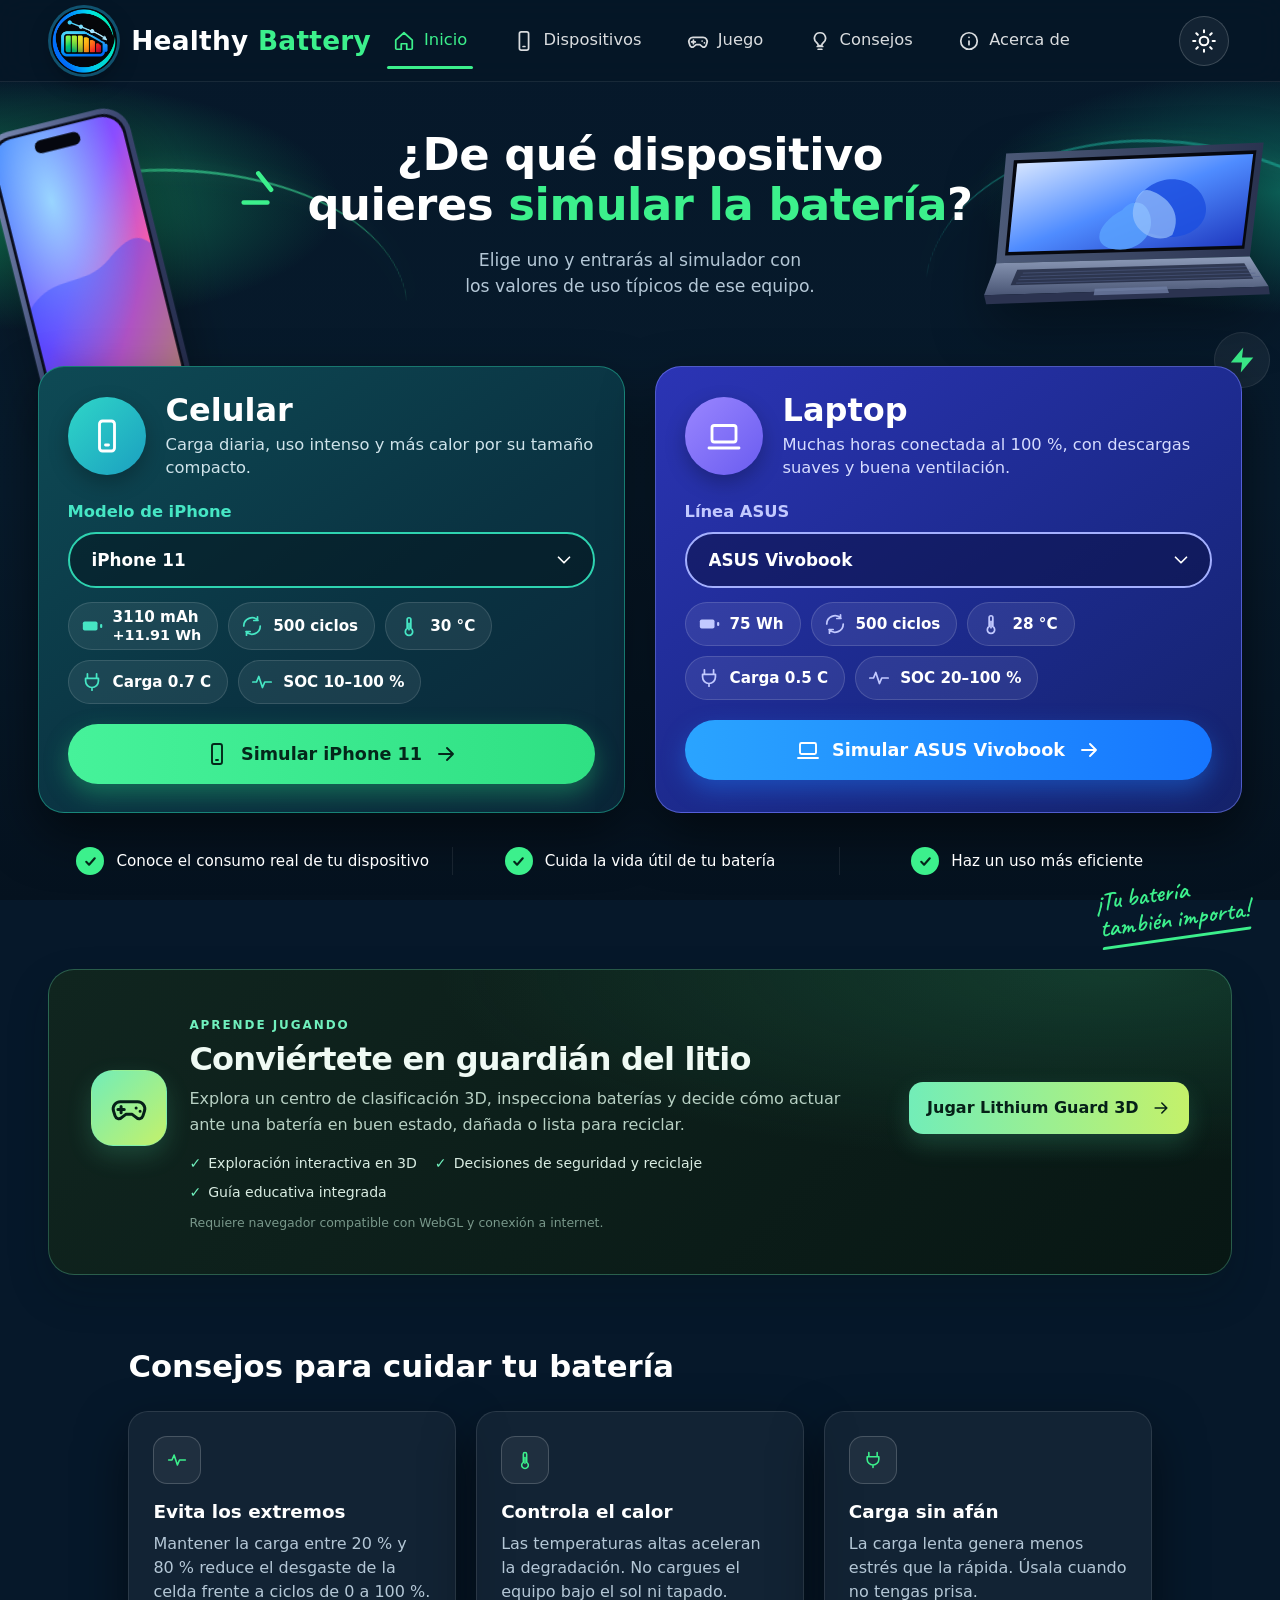
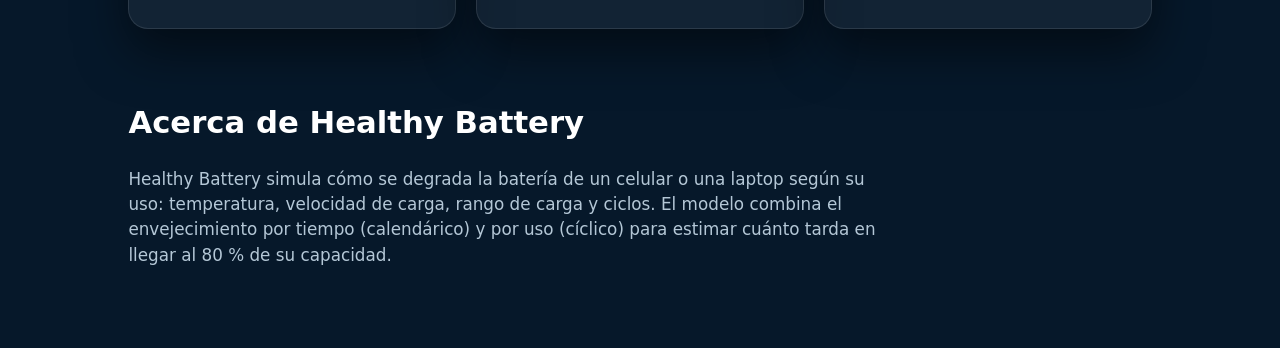
<file: index.html>
<!doctype html>
<html lang="es">
<head>
  <meta charset="utf-8">
  <meta name="viewport" content="width=device-width, initial-scale=1">
  <title>Healthy Battery - Cuida tu batería</title>
  <link rel="icon" type="image/png" href="img/favicon.png">
  <!-- Tipografía manuscrita del lema (si no hay internet se usa una cursiva del sistema) -->
  <link rel="preconnect" href="https://fonts.googleapis.com">
  <link rel="preconnect" href="https://fonts.gstatic.com" crossorigin>
  <link href="https://fonts.googleapis.com/css2?family=Caveat:wght@600&display=swap" rel="stylesheet">
  <!-- theme.js va primero: aplica el tema guardado antes de pintar y evita el parpadeo -->
  <script src="js/theme.js"></script>
  <link rel="stylesheet" href="css/home.css">
</head>
<body>
  <!-- Íconos reutilizables: <svg class="ic"><use href="#i-nombre"/></svg> -->
  <svg width="0" height="0" style="position:absolute" aria-hidden="true">
    <symbol id="i-bolt" viewBox="0 0 24 24"><path d="M13 2 3 14h9l-1 8 10-12h-9z"/></symbol>
    <symbol id="i-phone" viewBox="0 0 24 24"><rect x="7" y="2" width="10" height="20" rx="2"/><path d="M11 18h2"/></symbol>
    <symbol id="i-laptop" viewBox="0 0 24 24"><rect x="4" y="5" width="16" height="11" rx="1.5"/><path d="M2 20h20"/></symbol>
    <symbol id="i-arrow" viewBox="0 0 24 24"><path d="M5 12h14M13 6l6 6-6 6"/></symbol>
    <symbol id="i-moon" viewBox="0 0 24 24"><path d="M21 12.8A9 9 0 1 1 11.2 3a7 7 0 0 0 9.8 9.8z"/></symbol>
    <symbol id="i-sun" viewBox="0 0 24 24"><circle cx="12" cy="12" r="4"/><path d="M12 2v2M12 20v2M4.9 4.9l1.4 1.4M17.7 17.7l1.4 1.4M2 12h2M20 12h2M4.9 19.1l1.4-1.4M17.7 6.3l1.4-1.4"/></symbol>
    <symbol id="i-home" viewBox="0 0 24 24"><path d="m3 11 9-8 9 8v9a1 1 0 0 1-1 1h-5v-6H9v6H4a1 1 0 0 1-1-1z"/></symbol>
    <symbol id="i-bulb" viewBox="0 0 24 24"><path d="M9 18h6M10 21h4M12 3a6 6 0 0 0-3.5 10.9c.9.7 1.5 1.6 1.5 2.6V17h4v-.5c0-1 .6-1.9 1.5-2.6A6 6 0 0 0 12 3z"/></symbol>
    <symbol id="i-info" viewBox="0 0 24 24"><circle cx="12" cy="12" r="9"/><path d="M12 16v-4M12 8h.01"/></symbol>
    <symbol id="i-battery" viewBox="0 0 24 24"><rect x="2" y="7" width="16" height="10" rx="2" fill="currentColor" stroke="none"/><path d="M22 11v2" stroke-width="2.4"/></symbol>
    <symbol id="i-cycle" viewBox="0 0 24 24"><path d="M21 12a9 9 0 0 1-15.5 6.2M3 12a9 9 0 0 1 15.5-6.2M18 2v4h-4M6 22v-4h4"/></symbol>
    <symbol id="i-thermo" viewBox="0 0 24 24"><path d="M14 14.8V5a2 2 0 0 0-4 0v9.8a4 4 0 1 0 4 0z"/><path d="M12 9v7"/></symbol>
    <symbol id="i-plug" viewBox="0 0 24 24"><path d="M7 3v5M17 3v5M5 8h14v3a7 7 0 0 1-14 0zM12 18v3"/></symbol>
    <symbol id="i-pulse" viewBox="0 0 24 24"><path d="M2 12h4l2.5-6 4 12 2.5-6H22"/></symbol>
    <symbol id="i-check" viewBox="0 0 24 24"><path d="m6 12.5 4 4 8-9"/></symbol>
    <symbol id="i-chev" viewBox="0 0 24 24"><path d="m6 9 6 6 6-6"/></symbol>
    <symbol id="i-game" viewBox="0 0 24 24"><path d="M6.5 8h11a4.5 4.5 0 0 1 4.3 5.8l-1 3.2a2.5 2.5 0 0 1-4.1 1.1L14 16h-4l-2.7 2.1a2.5 2.5 0 0 1-4.1-1.1l-1-3.2A4.5 4.5 0 0 1 6.5 8Z"/><path d="M7 11v4M5 13h4M16.5 12h.01M19 14h.01"/></symbol>
  </svg>

  <!-- ============ ENCABEZADO ============ -->
  <header class="topbar">
    <a class="brand" href="#inicio" aria-label="Healthy Battery, ir al inicio">
      <img class="logo" src="img/logo.png" alt="">
      <span>Healthy <b>Battery</b></span>
    </a>

    <nav class="nav" aria-label="Principal">
      <a href="#inicio" class="active"><svg class="ic"><use href="#i-home"/></svg>Inicio</a>
      <a href="#dispositivos"><svg class="ic"><use href="#i-phone"/></svg>Dispositivos</a>
      <a href="#juego"><svg class="ic"><use href="#i-game"/></svg>Juego</a>
      <a href="#consejos"><svg class="ic"><use href="#i-bulb"/></svg>Consejos</a>
      <a href="#acerca"><svg class="ic"><use href="#i-info"/></svg>Acerca de</a>
    </nav>

    <button id="themeBtn" class="theme-btn" type="button" aria-label="Cambiar a modo claro">
      <svg class="ic"><use href="#i-sun"/></svg>
    </button>
  </header>

  <main>
    <!-- ============ HÉROE ============ -->
    <section class="hero" id="inicio">
      <span class="bg-wave bg-wave-l" aria-hidden="true"></span>
      <span class="bg-wave bg-wave-r" aria-hidden="true"></span>

      <!-- Adornos -->
      <span class="bolt-badge bolt-l" aria-hidden="true"><svg class="ic"><use href="#i-bolt"/></svg></span>
      <span class="bolt-badge bolt-r" aria-hidden="true"><svg class="ic"><use href="#i-bolt"/></svg></span>
      <svg class="spark spark-l" viewBox="0 0 70 60" aria-hidden="true"><path d="M4 40h26M20 8l14 18"/></svg>
      <svg class="spark spark-r" viewBox="0 0 70 60" aria-hidden="true"><path d="M66 40H40M50 8 36 26"/></svg>

      <!-- Celular (ilustración propia). Para usar una foto: reemplaza el <svg> por <img src="img/home/celular.png" alt=""> -->
      <svg class="art art-phone" viewBox="0 0 220 420" aria-hidden="true">
        <defs>
          <linearGradient id="pBody" x1="0" y1="0" x2="1" y2="1"><stop offset="0" stop-color="#7f8fb8"/><stop offset=".5" stop-color="#3b4670"/><stop offset="1" stop-color="#232a48"/></linearGradient>
          <linearGradient id="pScr" x1=".1" y1="0" x2=".9" y2="1"><stop offset="0" stop-color="#2d6bff"/><stop offset=".45" stop-color="#8a4dff"/><stop offset=".75" stop-color="#ff5fa2"/><stop offset="1" stop-color="#ff9a3c"/></linearGradient>
          <radialGradient id="pGlow" cx=".35" cy=".25" r=".6"><stop offset="0" stop-color="#9fe3ff" stop-opacity=".9"/><stop offset="1" stop-color="#9fe3ff" stop-opacity="0"/></radialGradient>
        </defs>
        <rect x="8" y="6" width="204" height="408" rx="38" fill="url(#pBody)"/>
        <rect x="15" y="13" width="190" height="394" rx="32" fill="#0a0e1c"/>
        <rect x="19" y="17" width="182" height="386" rx="29" fill="url(#pScr)"/>
        <rect x="19" y="17" width="182" height="386" rx="29" fill="url(#pGlow)"/>
        <path d="M19 250c40-40 80-10 120-40s50-20 62-8v201a29 29 0 0 1-29 29H48a29 29 0 0 1-29-29z" fill="#1b3cff" opacity=".35"/>
        <rect x="78" y="28" width="64" height="18" rx="9" fill="#05070f"/>
      </svg>

      <!-- Laptop (ilustración propia). Para usar una foto: reemplaza el <svg> por <img src="img/home/laptop.png" alt=""> -->
      <svg class="art art-laptop" viewBox="0 0 520 330" aria-hidden="true">
        <defs>
          <linearGradient id="lScr" x1="0" y1="0" x2="1" y2="1"><stop offset="0" stop-color="#e8f1ff"/><stop offset=".5" stop-color="#4f8cff"/><stop offset="1" stop-color="#1a2fb8"/></linearGradient>
          <linearGradient id="lLid" x1="0" y1="0" x2="1" y2="0"><stop offset="0" stop-color="#4c5a78"/><stop offset="1" stop-color="#2a3350"/></linearGradient>
          <linearGradient id="lBase" x1="0" y1="0" x2="0" y2="1"><stop offset="0" stop-color="#8d9bb8"/><stop offset="1" stop-color="#4a5675"/></linearGradient>
        </defs>
        <polygon points="40,28 505,8 480,214 22,226" fill="url(#lLid)"/>
        <polygon points="54,40 492,22 470,200 38,212" fill="#06080f"/>
        <polygon points="60,46 486,29 466,194 44,206" fill="url(#lScr)"/>
        <g opacity=".85">
          <path d="M270 120c40-70 120-50 130 0 8 40-40 70-90 55-50-15-70 40-30 8z" fill="#1d4fe0"/>
          <path d="M250 130c-40 20-60 60-20 70 40 10 80-20 70-60-10-35-40-25-50-10z" fill="#5aa2ff"/>
          <path d="M300 95c30 10 60 40 40 80-30 20-80-10-70-50 5-20 15-35 30-30z" fill="#a9d1ff" opacity=".7"/>
        </g>
        <polygon points="22,226 480,214 514,268 0,284" fill="url(#lBase)"/>
        <polygon points="0,284 514,268 516,282 4,300" fill="#2b3350"/>
        <g fill="#232b44" opacity=".85">
          <polygon points="60,238 470,226 486,254 48,266"/>
        </g>
        <g stroke="#52608a" stroke-width="1.4" opacity=".7">
          <path d="M70 244l404-12M66 250l416-12M62 256l428-12M58 262l440-12"/>
        </g>
        <polygon points="200,272 330,268 334,280 198,284" fill="#6f7ea3" opacity=".8"/>
      </svg>

      <div class="hero-text">
        <h1>¿De qué dispositivo<br>quieres <em>simular la batería</em>?</h1>
        <p>Elige uno y entrarás al simulador con<br>los valores de uso típicos de ese equipo.</p>
      </div>
    </section>

    <!-- ============ TARJETAS DE DISPOSITIVO ============ -->
    <section class="home" id="dispositivos" aria-label="Dispositivos">
      <div id="cards" class="cards"></div>

      <ul class="perks">
        <li><span class="tick"><svg class="ic"><use href="#i-check"/></svg></span>Conoce el consumo real de tu dispositivo</li>
        <li><span class="tick"><svg class="ic"><use href="#i-check"/></svg></span>Cuida la vida útil de tu batería</li>
        <li><span class="tick"><svg class="ic"><use href="#i-check"/></svg></span>Haz un uso más eficiente</li>
      </ul>

      <span class="slogan">¡Tu batería<br>también importa!</span>
    </section>

    <!-- ============ JUEGO EDUCATIVO ============ -->
    <section class="game-section" id="juego" aria-labelledby="t-juego">
      <div class="game-promo">
        <div class="game-promo-icon" aria-hidden="true"><svg class="ic"><use href="#i-game"/></svg></div>
        <div class="game-promo-copy">
          <span class="game-eyebrow">APRENDE JUGANDO</span>
          <h2 id="t-juego">Conviértete en guardián del litio</h2>
          <p>Explora un centro de clasificación 3D, inspecciona baterías y decide cómo actuar ante una batería en buen estado, dañada o lista para reciclar.</p>
          <ul class="game-points">
            <li>Exploración interactiva en 3D</li>
            <li>Decisiones de seguridad y reciclaje</li>
            <li>Guía educativa integrada</li>
          </ul>
        </div>
        <a class="game-launch" href="juego/index.html">
          <span>Jugar Lithium Guard 3D</span>
          <svg class="ic"><use href="#i-arrow"/></svg>
        </a>
        <small class="game-requirement">Requiere navegador compatible con WebGL y conexión a internet.</small>
      </div>
    </section>

    <!-- ============ CONSEJOS ============ -->
    <section class="info" id="consejos" aria-labelledby="t-consejos">
      <h2 id="t-consejos">Consejos para cuidar tu batería</h2>
      <div class="tips">
        <article class="tip"><span class="tip-ico"><svg class="ic"><use href="#i-pulse"/></svg></span>
          <h3>Evita los extremos</h3><p>Mantener la carga entre 20 % y 80 % reduce el desgaste de la celda frente a ciclos de 0 a 100 %.</p></article>
        <article class="tip"><span class="tip-ico"><svg class="ic"><use href="#i-thermo"/></svg></span>
          <h3>Controla el calor</h3><p>Las temperaturas altas aceleran la degradación. No cargues el equipo bajo el sol ni tapado.</p></article>
        <article class="tip"><span class="tip-ico"><svg class="ic"><use href="#i-plug"/></svg></span>
          <h3>Carga sin afán</h3><p>La carga lenta genera menos estrés que la rápida. Úsala cuando no tengas prisa.</p></article>
      </div>
    </section>

    <!-- ============ ACERCA DE ============ -->
    <section class="info about" id="acerca" aria-labelledby="t-acerca">
      <h2 id="t-acerca">Acerca de Healthy Battery</h2>
      <p>Healthy Battery simula cómo se degrada la batería de un celular o una laptop según su uso: temperatura, velocidad de carga, rango de carga y ciclos. El modelo combina el envejecimiento por tiempo (calendárico) y por uso (cíclico) para estimar cuánto tarda en llegar al 80 % de su capacidad.</p>
    </section>
  </main>

  <footer class="foot"></footer>

  <script>
    addEventListener('error', function (e) {
      var t = e.target, box = document.getElementById('cards');
      if (!box) return;
      // Ignora recursos externos opcionales (la fuente de Google si no hay internet)
      var ref = t && t.getAttribute && (t.getAttribute('src') || t.getAttribute('href') || '');
      if (/^https?:/.test(ref)) return;
      box.textContent = (t && (t.src || t.href) && t !== window)
        ? 'No se pudo cargar "' + (t.getAttribute('src') || t.getAttribute('href')) + '". Revisa la ruta.'
        : 'Error de JavaScript: ' + e.message;
    }, true);
  </script>
  <script src="js/devices.js"></script>
  <script src="js/home.js"></script>
</body>
</html>
</file>
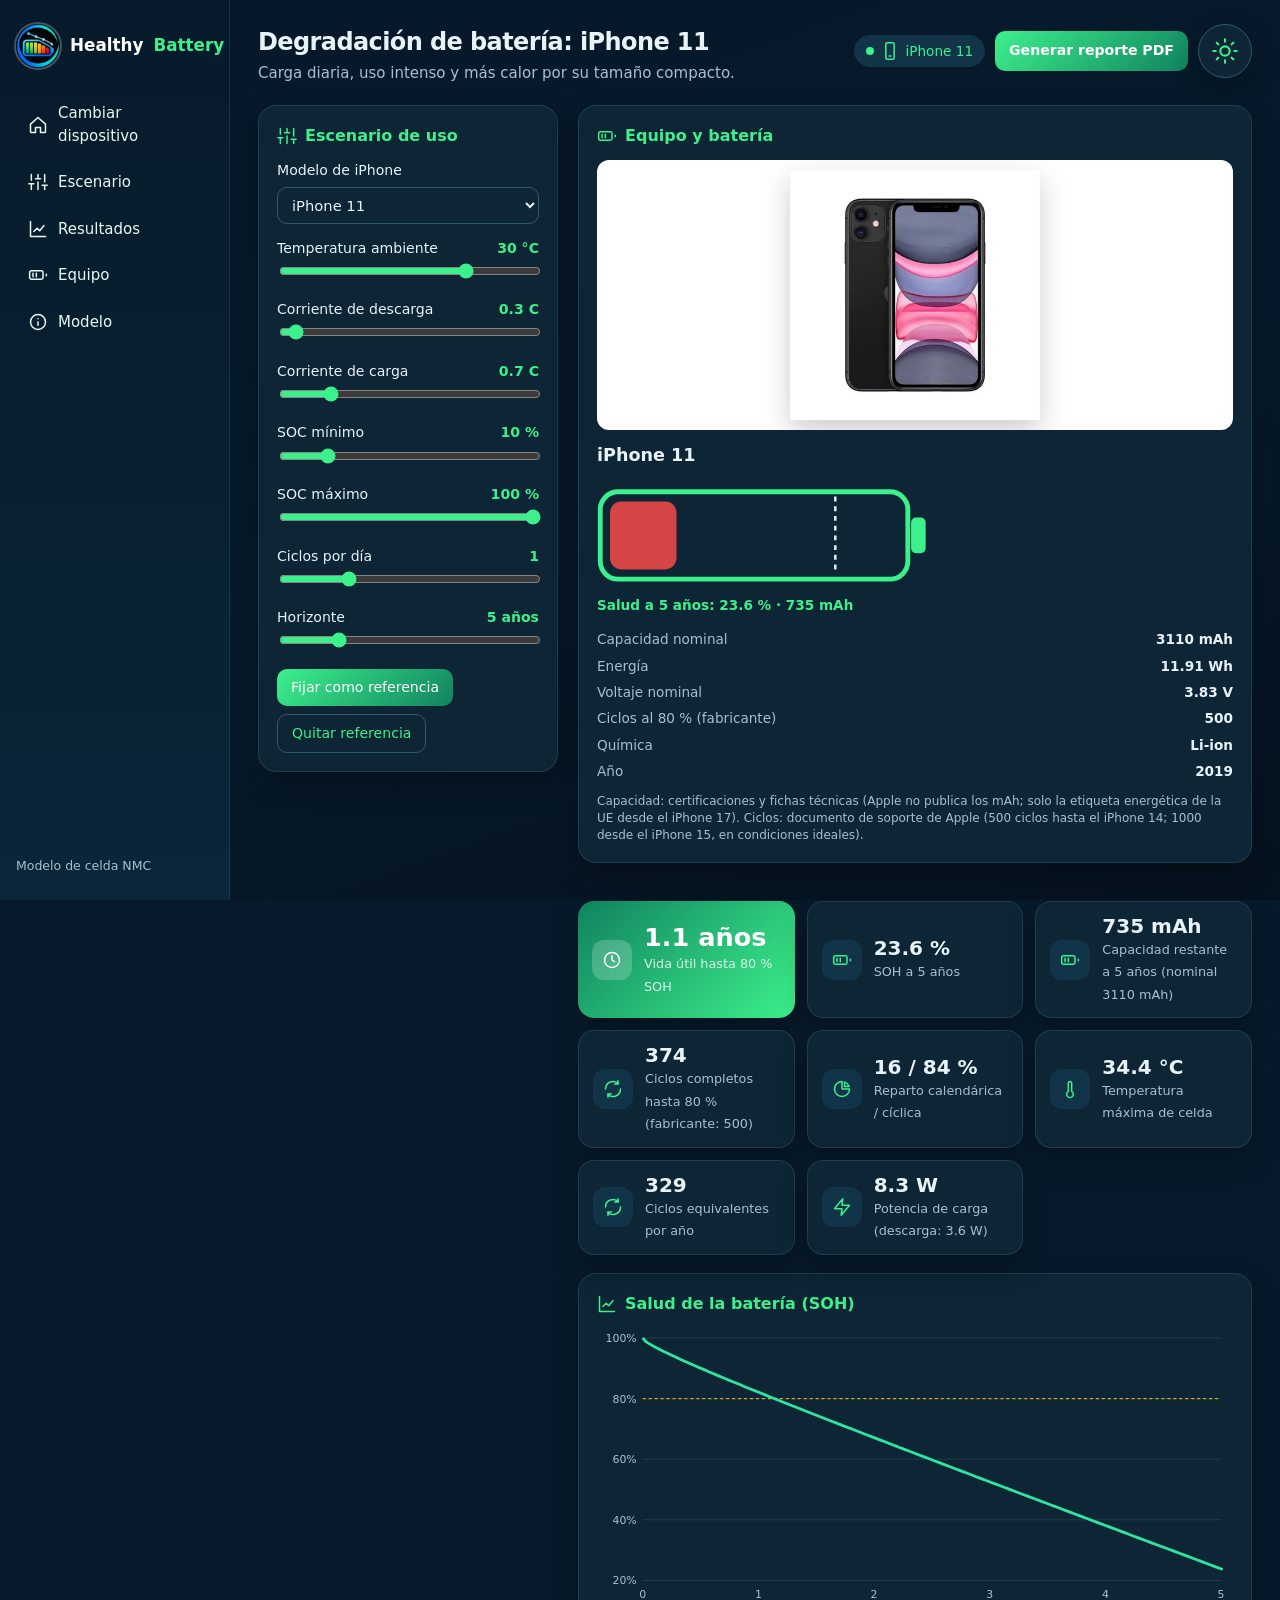
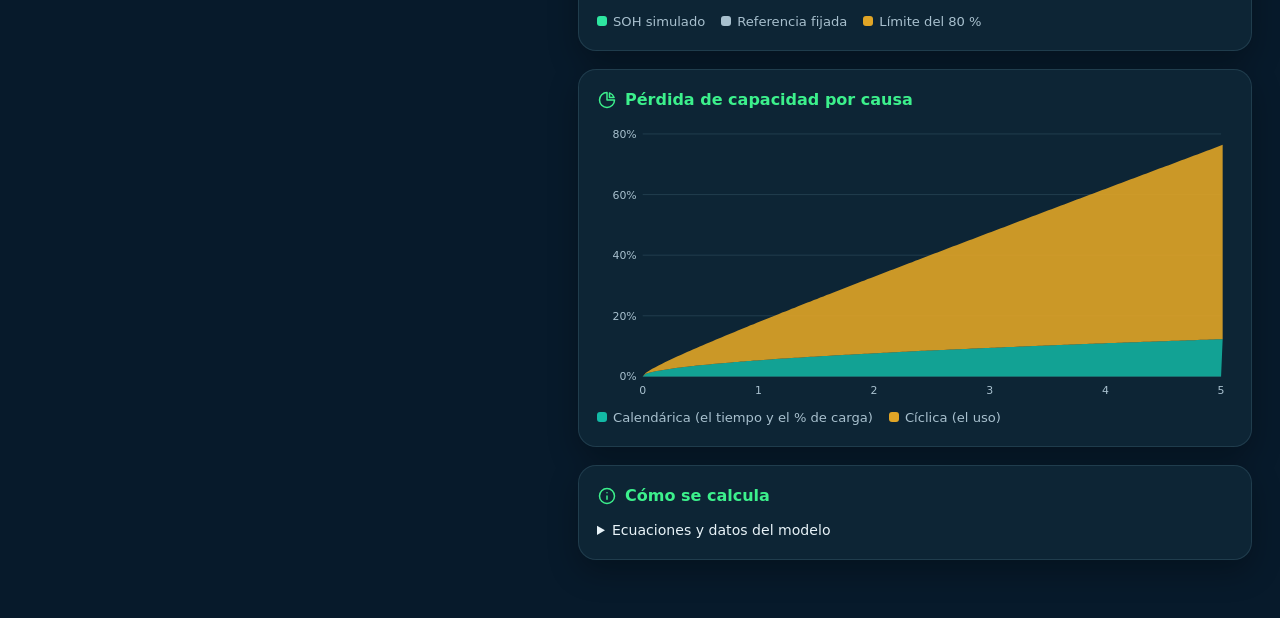
<file: simulador.html>
<!doctype html>
<html lang="es">
<head>
  <meta charset="utf-8">
  <meta name="viewport" content="width=device-width, initial-scale=1">
  <title>Healthy Battery</title>
  <link rel="icon" type="image/png" href="img/favicon.png">
  <script src="js/theme.js"></script>
  <link rel="stylesheet" href="css/styles.css">
</head>
<body>
  <!-- Íconos (SVG) reutilizables con <use href="#i-nombre"> -->
  <svg width="0" height="0" style="position:absolute" aria-hidden="true">
    <symbol id="i-bolt" viewBox="0 0 24 24"><path d="M13 2 3 14h9l-1 8 10-12h-9z"/></symbol>
    <symbol id="i-sliders" viewBox="0 0 24 24"><path d="M4 21v-7M4 10V3M12 21v-9M12 8V3M20 21v-5M20 12V3M1 14h6M9 8h6M17 16h6"/></symbol>
    <symbol id="i-chart" viewBox="0 0 24 24"><path d="M3 3v18h18M7 15l4-4 3 3 5-6"/></symbol>
    <symbol id="i-info" viewBox="0 0 24 24"><circle cx="12" cy="12" r="9"/><path d="M12 16v-4M12 8h.01"/></symbol>
    <symbol id="i-clock" viewBox="0 0 24 24"><circle cx="12" cy="12" r="9"/><path d="M12 7v5l3 2"/></symbol>
    <symbol id="i-battery" viewBox="0 0 24 24"><rect x="2" y="7" width="16" height="10" rx="2"/><path d="M22 11v2M6 10v4M10 10v4"/></symbol>
    <symbol id="i-pie" viewBox="0 0 24 24"><path d="M12 3a9 9 0 1 0 9 9h-9z"/><path d="M15 3.5A9 9 0 0 1 20.5 9H15z"/></symbol>
    <symbol id="i-thermo" viewBox="0 0 24 24"><path d="M14 14.8V5a2 2 0 0 0-4 0v9.8a4 4 0 1 0 4 0z"/></symbol>
    <symbol id="i-cycle" viewBox="0 0 24 24"><path d="M21 12a9 9 0 0 1-15.5 6.2M3 12a9 9 0 0 1 15.5-6.2M18 2v4h-4M6 22v-4h4"/></symbol>
    <symbol id="i-phone" viewBox="0 0 24 24"><rect x="7" y="2" width="10" height="20" rx="2"/><path d="M11 18h2"/></symbol>
    <symbol id="i-laptop" viewBox="0 0 24 24"><rect x="4" y="5" width="16" height="11" rx="1.5"/><path d="M2 20h20"/></symbol>
    <symbol id="i-home" viewBox="0 0 24 24"><path d="m3 11 9-8 9 8v9a1 1 0 0 1-1 1h-5v-6H9v6H4a1 1 0 0 1-1-1z"/></symbol>
    <symbol id="i-arrow" viewBox="0 0 24 24"><path d="M5 12h14M13 6l6 6-6 6"/></symbol>
    <symbol id="i-moon" viewBox="0 0 24 24"><path d="M21 12.8A9 9 0 1 1 11.2 3a7 7 0 0 0 9.8 9.8z"/></symbol>
    <symbol id="i-sun" viewBox="0 0 24 24"><circle cx="12" cy="12" r="4"/><path d="M12 2v2M12 20v2M4.9 4.9l1.4 1.4M17.7 17.7l1.4 1.4M2 12h2M20 12h2M4.9 19.1l1.4-1.4M17.7 6.3l1.4-1.4"/></symbol>
  </svg>

  <div class="shell">
    <aside class="side">
      <div class="brand"><img class="logo" src="img/logo.png" alt="Logo Healthy Battery">Healthy <b>Battery</b></div>
      <nav>
        <a href="index.html"><svg class="ic"><use href="#i-home"/></svg>Cambiar dispositivo</a>
        <a href="#escenario"><svg class="ic"><use href="#i-sliders"/></svg>Escenario</a>
        <a href="#resultados"><svg class="ic"><use href="#i-chart"/></svg>Resultados</a>
        <a href="#equipo"><svg class="ic"><use href="#i-battery"/></svg>Equipo</a>
        <a href="#modelo"><svg class="ic"><use href="#i-info"/></svg>Modelo</a>
      </nav>
      <small>Modelo de celda NMC</small>
    </aside>

    <main class="content">
      <div class="top">
        <div>
          <h1 id="devTitle">Degradación de batería</h1>
          <p id="devDesc">Define el uso y mira cuánto tarda en llegar al 80 % de capacidad.</p>
        </div>
        <div class="top-r">
          <span class="pill"><svg class="ic" id="devIcon"></svg><span id="devPill">Simulación en vivo</span></span>
          <button id="reportBtn" class="report-btn" type="button">Generar reporte PDF</button>
          <button id="themeBtn" class="theme-btn" type="button" aria-label="Cambiar a modo oscuro"><svg class="ic"><use href="#i-moon"/></svg></button>
        </div>
      </div>

      <div id="err" class="err" role="alert" hidden></div>

      <div class="layout">
        <section class="card" id="escenario" aria-label="Escenario">
          <h2><svg class="ic"><use href="#i-sliders"/></svg>Escenario de uso</h2>
          <div class="ctl">
            <label for="variant"><span id="variantLabel">Modelo</span></label>
            <select id="variant" class="flt-sel"></select>
          </div>
          <div id="ctls"></div>
          <div class="btns">
            <button id="ref" class="primary" type="button">Fijar como referencia</button>
            <button id="clr" type="button">Quitar referencia</button>
          </div>
        </section>

        <div class="results" id="resultados">
          <div id="kpis" class="kpis" aria-live="polite"></div>

          <section class="card" aria-label="Salud de la batería">
            <h2><svg class="ic"><use href="#i-chart"/></svg>Salud de la batería (SOH)</h2>
            <div id="c1"></div>
            <div class="leg">
              <span><i style="background:var(--soh)"></i>SOH simulado</span>
              <span><i style="background:var(--muted)"></i>Referencia fijada</span>
              <span><i style="background:var(--cyc)"></i>Límite del 80 %</span>
            </div>
          </section>

          <section class="card" aria-label="Pérdida acumulada">
            <h2><svg class="ic"><use href="#i-pie"/></svg>Pérdida de capacidad por causa</h2>
            <div id="c2"></div>
            <div class="leg">
              <span><i style="background:var(--cal)"></i>Calendárica (el tiempo y el % de carga)</span>
              <span><i style="background:var(--cyc)"></i>Cíclica (el uso)</span>
            </div>
          </section>

          <section class="card" id="modelo" aria-label="Modelo">
            <h2><svg class="ic"><use href="#i-info"/></svg>Cómo se calcula</h2>
            <details>
              <summary>Ecuaciones y datos del modelo</summary>
              <code>dL_cal/dt = k(T, SOC) / (L + L₀)   (crecimiento de la capa SEI)</code>
              <code>k = k₀ · (0.3 + 0.7·SOC²) · Arrhenius(T)</code>
              <code>dL_cyc = a · FEC · (0.7 + 0.3·|C|^1.5) · Arrhenius(T) · plating</code>
              <code>a = 0.2 / ciclos nominales del fabricante</code>
              <code>SOH = 1 − L_cal − L_cyc      (fin de vida: 80 %)</code>
              <p>La capacidad (mAh y Wh) y los ciclos nominales de cada equipo salen de fichas técnicas y de los documentos de soporte de Apple y ASUS. Las corrientes de uso y la temperatura siguen siendo estimaciones que puedes mover con los controles.</p>
            </details>
          </section>
        </div>

        <aside class="card device-panel" id="equipo" aria-label="Equipo y batería">
          <h2><svg class="ic"><use href="#i-battery"/></svg>Equipo y batería</h2>
          <div id="devImg" class="dev-art"></div>
          <h3 id="specName"></h3>
          <p id="specModel" class="muted"></p>
          <div id="gauge" class="gauge"></div>
          <p id="gaugeCap" class="gauge-cap"></p>
          <dl id="specList" class="spec"></dl>
          <p id="specNote" class="note"></p>
        </aside>
      </div>
    </main>
  </div>

  <section id="printReport" class="print-report" aria-label="Reporte de estado de batería"></section>

  <script>
    addEventListener('error', function (e) {
      var box = document.getElementById('err'), t = e.target;
      box.hidden = false;
      box.textContent = (t && (t.src || t.href) && t !== window)
        ? 'No se pudo cargar "' + (t.getAttribute('src') || t.getAttribute('href')) + '". Revisa la ruta.'
        : 'Error de JavaScript: ' + e.message;
    }, true);
  </script>
  <script src="js/devices.js"></script>
  <script src="js/model.js"></script>
  <script src="js/charts.js"></script>
  <script src="js/imagenes.js"></script>
  <script src="js/app.js"></script>
</body>
</html>
</file>
<file: css/home.css>
/* home.css: pantalla de inicio de Healthy Battery (modo claro y oscuro).
   Los colores salen de las variables de :root (claro) y :root[data-theme="dark"] (oscuro).
   theme.js solo cambia el atributo data-theme del <html>. */

/* ============ Variables: MODO CLARO ============ */
:root{
  color-scheme:light;
  --page:linear-gradient(180deg,#eefaf5 0%,#f6fbff 45%,#e9f5f1 100%);
  --text:#0b2233; --muted:#4b6678;
  --accent:#0c9f5b; --accent-2:#13b9a5;
  --bar:linear-gradient(90deg,#0a6b4d 0%,#12a06e 52%,#16a9bd 100%); --bar-line:rgba(11,34,51,.1);
  --btn-bg:#ffffff; --btn-line:rgba(11,34,51,.18); --btn-fg:#0b2233;
  --hero-glow-l:rgba(40,200,130,.30); --hero-glow-r:rgba(30,190,170,.26);
  --wave-line:rgba(20,170,110,.45);
  --badge-bg:rgba(255,255,255,.75); --badge-fg:#0c9f5b;
  --shadow:0 18px 40px rgba(20,70,70,.14);

  /* Tarjeta Celular */
  --ph-bg:linear-gradient(145deg,#d9f8e8 0%,#a6ebc8 55%,#86dfc0 100%); --ph-line:#4fc99a; --ph-fg:#06281d; --ph-sub:#25574a;
  --ph-ico:linear-gradient(135deg,#1fc9b3,#0e9bb0); --ph-label:#0b7f6a;
  --ph-chip:rgba(255,255,255,.6); --ph-chip-line:rgba(12,159,91,.35);
  --ph-sel:#ffffff; --ph-sel-line:#2bb89a;
  /* Tarjeta Laptop */
  --lp-bg:linear-gradient(145deg,#e3e7ff 0%,#bcc5ff 55%,#a3adf7 100%); --lp-line:#7f8cf0; --lp-fg:#10163f; --lp-sub:#3a4585;
  --lp-ico:linear-gradient(135deg,#8b7bff,#5a57e8); --lp-label:#4a45c9;
  --lp-chip:rgba(255,255,255,.6); --lp-chip-line:rgba(90,87,232,.35);
  --lp-sel:#ffffff; --lp-sel-line:#7d86ee;

  --tip-bg:#ffffff; --tip-line:rgba(11,34,51,.1);
}

/* ============ Variables: MODO OSCURO ============ */
:root[data-theme="dark"]{
  color-scheme:dark;
  --page:linear-gradient(180deg,#06182a 0%,#071a2b 55%,#05121f 100%);
  --text:#ffffff; --muted:#b4c7d6;
  --accent:#3cf08c; --accent-2:#2ee6c5;
  --bar:rgba(6,22,38,.82); --bar-line:rgba(255,255,255,.08);
  --btn-bg:rgba(255,255,255,.06); --btn-line:rgba(255,255,255,.18); --btn-fg:#ffffff;
  --hero-glow-l:rgba(25,205,120,.55); --hero-glow-r:rgba(20,190,150,.45);
  --wave-line:rgba(70,255,170,.5);
  --badge-bg:rgba(255,255,255,.06); --badge-fg:#3cf08c;
  --shadow:0 22px 50px rgba(0,0,0,.5);

  --ph-bg:linear-gradient(145deg,#0e4a55 0%,#0a3342 55%,#0a2638 100%); --ph-line:rgba(40,210,170,.45); --ph-fg:#ffffff; --ph-sub:#cfe3ea;
  --ph-ico:linear-gradient(135deg,#2fd6c8,#1b9fc0); --ph-label:#46e6c4;
  --ph-chip:rgba(255,255,255,.07); --ph-chip-line:rgba(255,255,255,.12);
  --ph-sel:rgba(4,20,30,.55); --ph-sel-line:#2ed3b0;

  --lp-bg:linear-gradient(145deg,#2b34b5 0%,#1c2a8c 55%,#14226a 100%); --lp-line:rgba(130,140,255,.5); --lp-fg:#ffffff; --lp-sub:#d6dcff;
  --lp-ico:linear-gradient(135deg,#9a86ff,#6a5cf0); --lp-label:#c2c9ff;
  --lp-chip:rgba(255,255,255,.08); --lp-chip-line:rgba(255,255,255,.14);
  --lp-sel:rgba(8,14,60,.5); --lp-sel-line:#a4b0ff;

  --tip-bg:rgba(255,255,255,.05); --tip-line:rgba(255,255,255,.1);
}

/* ============ Base ============ */
*,*::before,*::after{box-sizing:border-box}
html{scroll-behavior:smooth;scroll-padding-top:90px;background:#eefaf5}
html[data-theme="dark"]{background:#06182a}
body{margin:0;min-height:100vh;color:var(--text);background:var(--page);background-attachment:fixed;
  font:400 16px/1.5 'Segoe UI',system-ui,-apple-system,Roboto,sans-serif;overflow-x:hidden}
h1,h2,h3,p{margin:0}
a{color:inherit;text-decoration:none}
button{font:inherit}
.ic{width:20px;height:20px;fill:none;stroke:currentColor;stroke-width:1.9;stroke-linecap:round;stroke-linejoin:round;flex:none}
[hidden]{display:none!important}
:focus-visible{outline:2px solid var(--accent);outline-offset:3px}

/* ============ Encabezado ============ */
.topbar{position:sticky;top:0;z-index:50;display:grid;grid-template-columns:1fr auto 1fr;align-items:center;
  gap:16px;height:82px;padding:0 clamp(16px,4vw,56px);
  background:var(--bar);backdrop-filter:blur(14px);-webkit-backdrop-filter:blur(14px);border-bottom:1px solid var(--bar-line)}
.brand{color:var(--text);display:flex;align-items:center;gap:14px;justify-self:start;font-weight:800;font-size:1.65rem;letter-spacing:.01em;white-space:nowrap}
.brand b{color:var(--accent);font-weight:800}
.brand .logo{width:66px;height:66px;border-radius:50%;box-shadow:0 0 0 3px rgba(40,200,255,.35),0 8px 22px rgba(0,0,0,.3)}
.nav{display:flex;gap:clamp(8px,2.6vw,40px)}
.nav a{position:relative;display:flex;align-items:center;gap:9px;padding:10px 6px;font-weight:500;font-size:1.02rem;color:var(--text);opacity:.85;transition:color .2s,opacity .2s}
.nav a:hover{opacity:1}
.nav a::after{content:"";position:absolute;left:0;right:0;bottom:-6px;height:3px;border-radius:3px;background:var(--accent);transform:scaleX(0);transition:transform .25s}
.nav a.active{color:var(--accent);opacity:1}
.nav a.active::after{transform:scaleX(1)}
.nav .ic{width:22px;height:22px}

.theme-btn{justify-self:end;display:grid;place-items:center;width:50px;height:50px;padding:0;border-radius:50%;cursor:pointer;
  color:var(--btn-fg);background:var(--btn-bg);border:1px solid var(--btn-line);transition:transform .2s,background .2s}
.theme-btn:hover{transform:rotate(18deg) scale(1.06)}
.theme-btn .ic{width:26px;height:26px}

/* Encabezado en modo claro: degradado verde-turquesa con texto blanco */
:root:not([data-theme="dark"]) .topbar{--text:#ffffff;--accent:#c4ffe0;--btn-bg:rgba(255,255,255,.18);--btn-line:rgba(255,255,255,.5);--btn-fg:#ffffff;
  border-bottom-color:rgba(255,255,255,.25);box-shadow:0 6px 20px rgba(10,107,77,.25)}
:root:not([data-theme="dark"]) .nav a{opacity:.92}
:root:not([data-theme="dark"]) .nav a.active::after{background:#fff}
:root:not([data-theme="dark"]) .nav a.active{color:#fff}

/* ============ Héroe ============ */
.hero{position:relative;z-index:0;min-height:290px;padding:48px 24px 0;text-align:center;
  background:
    radial-gradient(ellipse 38% 62% at 0% 42%,var(--hero-glow-l),transparent 70%),
    radial-gradient(ellipse 34% 60% at 100% 38%,var(--hero-glow-r),transparent 70%)}
.hero-text{position:relative;z-index:1}
.hero h1{font-size:clamp(1.9rem,3.5vw,3.3rem);line-height:1.12;font-weight:800;letter-spacing:-.01em;text-wrap:balance}
.hero h1 em{font-style:normal;color:var(--accent)}
.hero p{margin-top:18px;font-size:clamp(1rem,1.35vw,1.2rem);line-height:1.5;color:var(--muted)}

/* Ondas de fondo */
.bg-wave{position:absolute;pointer-events:none;border-radius:50%;border-top:3px solid var(--wave-line);filter:drop-shadow(0 0 8px var(--wave-line))}
.bg-wave-l{left:-14%;top:90px;width:46%;height:340px;transform:rotate(-8deg)}
.bg-wave-r{right:-12%;top:60px;width:40%;height:360px;transform:rotate(10deg);border-top-color:rgba(40,230,200,.4)}

/* Adornos */
.bolt-badge{position:absolute;display:grid;place-items:center;width:74px;height:74px;border-radius:50%;
  color:var(--badge-fg);background:var(--badge-bg);border:1px solid var(--bar-line);animation:float 4.5s ease-in-out infinite}
.bolt-badge .ic{width:38px;height:38px;fill:currentColor;stroke:none}
.bolt-l{left:4.5%;top:110px}
.bolt-r{right:.8%;top:250px;width:56px;height:56px;animation-delay:-2s}
.bolt-r .ic{width:30px;height:30px}
.spark{position:absolute;width:64px;top:84px;fill:none;stroke:var(--accent);stroke-width:5;stroke-linecap:round}
.spark-l{left:calc(50% - 400px)}
.spark-r{right:calc(50% - 400px)}
@keyframes float{0%,100%{transform:translateY(0)}50%{transform:translateY(-8px)}}

/* Ilustraciones de los equipos (quedan detrás de las tarjetas) */
.art{position:absolute;z-index:0;height:auto;filter:drop-shadow(0 22px 28px rgba(0,0,0,.35))}
.art-phone{width:clamp(130px,12.5vw,200px);left:max(8px,calc(50% - 690px));top:30px;transform:rotate(-14deg);animation:rise .9s ease both}
.art-laptop{width:clamp(240px,22.5vw,400px);right:max(8px,calc(50% - 800px));top:56px;animation:rise .9s .15s ease both}
@keyframes rise{from{opacity:0;transform:translateY(24px) rotate(var(--r,0deg))}to{opacity:1}}
.art-phone{--r:-14deg}

/* ============ Tarjetas ============ */
.home{position:relative;z-index:2;max-width:1340px;margin:0 auto;padding:0 clamp(16px,3vw,40px) 70px}
.cards{display:grid;grid-template-columns:repeat(2,minmax(0,1fr));gap:clamp(18px,2.4vw,36px);margin-top:-6px}

.dev{--bg:var(--ph-bg);--line:var(--ph-line);--fg:var(--ph-fg);--sub:var(--ph-sub);--ico:var(--ph-ico);--label:var(--ph-label);
  --chip:var(--ph-chip);--chip-line:var(--ph-chip-line);--sel:var(--ph-sel);--sel-line:var(--ph-sel-line);
  display:flex;flex-direction:column;gap:14px;padding:26px clamp(18px,2.2vw,30px) 28px;border-radius:26px;color:var(--fg);
  background:var(--bg);border:1px solid var(--line);box-shadow:var(--shadow);transition:transform .25s,box-shadow .25s}
.dev[data-device="laptop"]{--bg:var(--lp-bg);--line:var(--lp-line);--fg:var(--lp-fg);--sub:var(--lp-sub);--ico:var(--lp-ico);--label:var(--lp-label);
  --chip:var(--lp-chip);--chip-line:var(--lp-chip-line);--sel:var(--lp-sel);--sel-line:var(--lp-sel-line)}
.dev:hover,.dev:focus-within{transform:translateY(-6px)}

.dev-head{display:flex;align-items:center;gap:20px}
.dev-ico{display:grid;place-items:center;width:78px;height:78px;border-radius:50%;flex:none;color:#fff;background:var(--ico);
  box-shadow:0 8px 20px rgba(0,0,0,.25)}
.dev-ico .ic{width:36px;height:36px}
.dev h2{font-size:2rem;font-weight:700;line-height:1.1}
.dev-head p{margin-top:6px;color:var(--sub);font-size:1.02rem;line-height:1.4}

.flt{display:flex;flex-direction:column;gap:8px;margin-top:6px;font-weight:700;font-size:1.02rem;color:var(--label)}
.sel{position:relative;display:block}
.flt-sel{width:100%;height:56px;padding:0 52px 0 22px;border-radius:28px;cursor:pointer;
  font-family:inherit;font-size:1.05rem;font-weight:700;color:var(--fg);background:var(--sel);border:2px solid var(--sel-line);
  appearance:none;-webkit-appearance:none}
.flt-sel option{color:#0b2233;background:#fff}
.sel .chev{position:absolute;right:20px;top:50%;width:22px;height:22px;margin-top:-11px;color:var(--fg);pointer-events:none}

.chips{display:flex;flex-wrap:wrap;gap:10px;list-style:none;margin:0;padding:0}
.chips li{display:flex;align-items:center;gap:10px;min-height:44px;padding:6px 16px 6px 12px;border-radius:999px;
  background:var(--chip);border:1px solid var(--chip-line);font-weight:600;font-size:.95rem;white-space:nowrap}
.chips .ic{width:22px;height:22px;color:var(--label)}
.chips .two{display:flex;flex-direction:column;line-height:1.15}
.chips .two small{font-size:.9rem;font-weight:600}

.go{margin-top:6px;display:flex;align-items:center;justify-content:center;gap:12px;height:60px;border-radius:30px;font-weight:700;font-size:1.1rem;
  transition:filter .2s,transform .2s,box-shadow .2s}
.go .ic{width:24px;height:24px;transition:transform .2s}
.go:hover{filter:brightness(1.07);transform:translateY(-2px)}
.go:hover .ic:last-child{transform:translateX(5px)}
.dev[data-device="phone"] .go{color:#04271a;background:linear-gradient(90deg,#46f29a,#2fe083);box-shadow:0 10px 24px rgba(40,224,130,.35)}
.dev[data-device="laptop"] .go{color:#fff;background:linear-gradient(90deg,#2aa4ff,#1676ff);box-shadow:0 10px 24px rgba(30,130,255,.4)}

/* Ventajas debajo de las tarjetas */
.perks{display:flex;justify-content:space-between;align-items:center;gap:12px;list-style:none;margin:34px auto 0;padding:0 clamp(0px,2vw,30px);max-width:1200px}
.perks li{flex:1;white-space:nowrap;display:flex;align-items:center;justify-content:center;gap:12px;font-size:.95rem;color:var(--text)}
.perks li+li{border-left:1px solid var(--bar-line)}
.tick{display:grid;place-items:center;width:28px;height:28px;border-radius:50%;flex:none;color:#04271a;background:var(--accent)}
.tick .ic{width:17px;height:17px;stroke-width:3}

/* Lema manuscrito */
.slogan{position:absolute;right:clamp(16px,2.5vw,48px);bottom:6px;transform:rotate(-8deg);
  font:600 1.6rem/1.05 'Caveat','Segoe Script','Bradley Hand','Brush Script MT',cursive;color:var(--accent);text-align:left}
.slogan::after{content:"";display:block;height:3px;margin-top:4px;border-radius:3px;background:currentColor;transform:skewX(-20deg)}

/* ============ Juego educativo ============ */
.game-section{max-width:1260px;margin:0 auto;padding:24px clamp(16px,3vw,40px) 28px}
.game-promo{position:relative;display:grid;grid-template-columns:auto minmax(0,1fr) auto;align-items:center;gap:22px;
  padding:clamp(22px,4vw,42px);overflow:hidden;border:1px solid rgba(112,240,189,.28);border-radius:26px;
  color:#effaf4;background:radial-gradient(ellipse at 90% 0%,rgba(45,157,113,.25),transparent 45%),linear-gradient(135deg,#10251f,#081714);
  box-shadow:0 18px 40px rgba(2,20,16,.22)}
.game-promo-icon{display:grid;place-items:center;width:76px;height:76px;border:1px solid rgba(112,240,189,.35);border-radius:22px;
  color:#062018;background:linear-gradient(135deg,#72edb8,#c4f16a);box-shadow:0 10px 24px rgba(82,222,158,.2)}
.game-promo-icon .ic{width:38px;height:38px}
.game-promo-copy{max-width:680px}
.game-eyebrow{color:#70f0bd;font-size:.75rem;font-weight:800;letter-spacing:.16em}
.game-promo h2{margin:5px 0 8px;font-size:clamp(1.45rem,2.7vw,2rem);line-height:1.15;letter-spacing:-.025em}
.game-promo p{color:#b7d0c3;line-height:1.6}
.game-points{display:flex;flex-wrap:wrap;gap:8px 18px;margin:16px 0 0;padding:0;list-style:none;color:#d9ece2;font-size:.88rem}
.game-points li::before{content:"✓";margin-right:7px;color:#70f0bd;font-weight:800}
.game-launch{display:flex;align-items:center;justify-content:center;gap:12px;min-height:52px;padding:12px 18px;border-radius:14px;
  color:#062018;background:linear-gradient(90deg,#72edb8,#c4f16a);font-weight:800;white-space:nowrap;
  box-shadow:0 10px 24px rgba(82,222,158,.2);transition:transform .2s,filter .2s}
.game-launch:hover,.game-launch:focus-visible{transform:translateY(-2px);filter:brightness(1.06);outline:none}
.game-launch .ic{width:20px;height:20px}
.game-requirement{grid-column:2 / 4;margin-top:-12px;color:#78978a;font-size:.78rem}

/* ============ Consejos y Acerca de ============ */
.info{max-width:1100px;margin:0 auto;padding:40px clamp(16px,3vw,40px) 30px}
.info h2{font-size:clamp(1.5rem,2.4vw,2rem);font-weight:800;margin-bottom:22px}
.tips{display:grid;grid-template-columns:repeat(auto-fit,minmax(240px,1fr));gap:20px}
.tip{padding:24px;border-radius:20px;background:var(--tip-bg);border:1px solid var(--tip-line);box-shadow:var(--shadow)}
.tip-ico{display:grid;place-items:center;width:48px;height:48px;border-radius:14px;margin-bottom:14px;color:var(--accent);background:var(--btn-bg);border:1px solid var(--btn-line)}
.tip h3{font-size:1.15rem;margin-bottom:6px}
.tip p,.about p{color:var(--muted)}
.about p{max-width:70ch;font-size:1.05rem}
.foot{height:50px}

/* ============ Responsive ============ */
@media (max-width:1180px){
  .spark{display:none}
  .bolt-l{left:2%}
}
@media (max-width:1060px){
  .art,.bolt-badge,.bg-wave{display:none}
  .hero{min-height:0;padding:44px 20px 40px}
  .cards{margin-top:0}
}
@media (max-width:900px){
  .cards{grid-template-columns:1fr}
  .game-promo{grid-template-columns:auto minmax(0,1fr)}
  .game-launch{grid-column:2;justify-self:start}
  .game-requirement{grid-column:2;margin-top:-12px}
  .perks{flex-direction:column;align-items:flex-start;padding:0 8px}
  .perks li{justify-content:flex-start}
  .perks li+li{border-left:0}
  .perks li{white-space:normal}
  .slogan{position:static;display:block;margin:28px 0 0;width:max-content;margin-left:auto}
}
@media (max-width:760px){
  .topbar{grid-template-columns:1fr auto;grid-template-areas:"brand btn" "nav nav";height:auto;padding-block:10px 8px;row-gap:6px}
  .brand{grid-area:brand;font-size:1.3rem}.brand .logo{width:48px;height:48px}
  .theme-btn{grid-area:btn}
  .nav{grid-area:nav;overflow-x:auto;gap:18px;padding-bottom:6px;scrollbar-width:none}
  .nav::-webkit-scrollbar{display:none}
  .nav a{font-size:.95rem}
  html{scroll-padding-top:120px}
  .dev-head{flex-direction:column;align-items:flex-start;gap:12px}
  .dev h2{font-size:1.7rem}
  .chips li{white-space:normal}
}
@media (max-width:520px){
  .game-promo{grid-template-columns:1fr;gap:14px;border-radius:20px}
  .game-promo-icon{width:58px;height:58px;border-radius:17px}
  .game-promo-icon .ic{width:30px;height:30px}
  .game-launch{grid-column:1;width:100%;white-space:normal}
  .game-requirement{grid-column:1;margin-top:0}
}
@media (prefers-reduced-motion:reduce){
  *{animation:none!important;transition:none!important;scroll-behavior:auto!important}
}

/* ============ Transición claro / oscuro ============ */
/* Navegadores con View Transitions: círculo que se expande desde el botón */
::view-transition-old(root),::view-transition-new(root){animation:none;mix-blend-mode:normal}
::view-transition-old(root){z-index:1}
::view-transition-new(root){z-index:2}
/* Respaldo: fundido suave de colores */
.theme-anim,.theme-anim *,.theme-anim *::before,.theme-anim *::after{
  transition:background-color .6s ease,color .6s ease,border-color .6s ease,fill .6s ease,stroke .6s ease,box-shadow .6s ease!important}
</file>
<file: css/styles.css>
/* styles.css: tema dashboard verde y blanco. Cambia los colores en las variables de :root */
:root{
  --g900:#0B3D2E; --g700:#12704B; --g500:#1FA46B; --g300:#8FD9B3; --g100:#E3F6EC; --g50:#F4FBF7;
  --ink:#123126; --muted:#5C7568; --line:#D3EBDD;
  --soh:#16A163; --cal:#0E6E5A; --cyc:#E0A526;
  --shadow:0 6px 20px rgba(18,112,75,.09);
  --bg1:#F4FBF7; --bg2:#FFFFFF; --bg3:#E3F6EC; --card:#FFFFFF; --head:#12704B;
  --side:linear-gradient(180deg,#0A6B4D 0%,#12A06E 52%,#16A9BD 100%);
  --brand-glow:rgba(60,240,140,.28);
}
/* ---- Modo oscuro ---- */
:root[data-theme="dark"]{
  --bg1:#06182A; --bg2:#071A2B; --bg3:#05121F; --card:#0D2535;
  --ink:#E8F3F8; --muted:#A8C0CE; --line:rgba(143,196,215,.15); --head:#3CF08C;
  --g100:#123448; --g300:#31596B; --g500:#3CF08C; --g700:#11835F; --g900:#071A2B;
  --soh:#2EE6A0; --cal:#13B9A5; --shadow:0 12px 30px rgba(0,0,0,.28);
  --side:linear-gradient(180deg,#071A2B 0%,#0A2638 100%);
  --brand-glow:rgba(60,240,140,.28);
  color-scheme:dark;
}
:root[data-device="laptop"]{
  --g900:#19356D; --g700:#3268DB; --g500:#398BFF; --g300:#A8C5FF; --g100:#EEF3FF;
  --head:#4A64C8; --soh:#398BFF; --cal:#6A68E8; --brand-glow:rgba(57,139,255,.32);
}
:root[data-theme="dark"][data-device="laptop"]{
  --g900:#071A36; --g700:#2457B7; --g500:#4A91FF; --g300:#5479C4; --g100:#152B4A;
  --head:#83B5FF; --soh:#4A91FF; --cal:#8B7BFF; --brand-glow:rgba(74,145,255,.35);
}
*,*::before,*::after{box-sizing:border-box}
html{background:var(--bg2)}
body{margin:0;min-height:100vh;color:var(--ink);font:400 15px/1.5 system-ui,-apple-system,'Segoe UI',Roboto,sans-serif;background:transparent}
/* Dos capas de fondo: la oscura se funde sobre la clara (los degradados no se pueden animar directamente) */
body::before,body::after{content:"";position:fixed;inset:0;z-index:-1;pointer-events:none}
body::before{background:linear-gradient(180deg,#EEFAF5 0%,#F6FBFF 55%,#E9F5F1 100%)}
body::after{background:linear-gradient(160deg,#06182A 0%,#071A2B 55%,#05121F 100%);opacity:0;transition:opacity .6s ease}
:root[data-theme="dark"] body::after{opacity:1}
.ic{width:20px;height:20px;fill:none;stroke:currentColor;stroke-width:1.8;stroke-linecap:round;stroke-linejoin:round;flex:none}

/* ---- Estructura: barra lateral + contenido ---- */
.shell{display:grid;grid-template-columns:230px 1fr;min-height:100vh}
.side{position:sticky;top:0;height:100vh;padding:24px 16px;color:#fff;display:flex;flex-direction:column;gap:24px;
  background:var(--side);border-right:1px solid rgba(143,196,215,.12)}
.brand{display:flex;align-items:center;gap:10px;font-weight:600;font-size:1.05rem}
.brand b{color:var(--head)}
.brand .ic{width:32px;height:32px;padding:6px;border-radius:10px;background:rgba(255,255,255,.18)}
.brand .logo{width:44px;height:44px;border-radius:50%;flex:none;box-shadow:0 0 0 2px var(--brand-glow)}
.side nav{display:flex;flex-direction:column;gap:4px}
.side a{display:flex;align-items:center;gap:10px;padding:10px 12px;border-radius:10px;color:#E8F8EF;text-decoration:none}
.side a:hover,.side a:focus-visible{background:rgba(255,255,255,.08);outline:none}
.side small{margin-top:auto;color:#A8C0CE}
.content{padding:24px 28px 40px;max-width:1500px;width:100%;min-width:0}
.top{display:flex;justify-content:space-between;align-items:flex-start;gap:12px;flex-wrap:wrap;margin-bottom:20px}
h1{font-size:1.5rem;margin:0;letter-spacing:-.025em}.top p{margin:2px 0 0;color:var(--muted)}
.pill{display:inline-flex;align-items:center;gap:6px;padding:6px 12px;border-radius:999px;background:var(--g100);color:var(--head);font-size:.85rem;font-weight:500}
.pill::before{content:"";width:8px;height:8px;border-radius:50%;background:var(--g500)}
.layout{display:grid;grid-template-columns:300px minmax(0,1fr) 300px;gap:20px;align-items:start}
.results{min-width:0}

/* ---- Tarjetas ---- */
.card{background:var(--card);border:1px solid var(--line);border-radius:18px;padding:18px;box-shadow:var(--shadow);margin-bottom:18px}
h2{display:flex;align-items:center;gap:8px;font-size:1rem;margin:0 0 12px;color:var(--head)}
.ctl{margin-bottom:14px}
.ctl label{display:flex;justify-content:space-between;font-size:.88rem;margin-bottom:2px}
.ctl output{font-weight:600;font-variant-numeric:tabular-nums;color:var(--head)}
input[type=range]{width:100%;accent-color:var(--g500)}
.btns{display:flex;gap:8px;flex-wrap:wrap}
button{font:inherit;font-size:.88rem;padding:8px 14px;border-radius:10px;cursor:pointer;border:1px solid var(--g300);background:var(--card);color:var(--head)}
button.primary{border:0;color:#fff;background:linear-gradient(135deg,var(--g500),var(--g700))}
button:hover{filter:brightness(.96)}
button:focus-visible,summary:focus-visible{outline:2px solid var(--g500);outline-offset:2px}

/* ---- Indicadores ---- */
.kpis{display:grid;grid-template-columns:repeat(auto-fit,minmax(215px,1fr));gap:12px;margin-bottom:18px}
.kpi{display:flex;gap:12px;align-items:center;background:var(--card);border:1px solid var(--line);border-radius:16px;padding:12px 14px;box-shadow:var(--shadow)}
.kpi .ico{display:grid;place-items:center;width:40px;height:40px;border-radius:12px;background:var(--g100);color:var(--head);flex:none}
.kpi b{display:block;font-size:1.25rem;line-height:1.2;font-variant-numeric:tabular-nums;white-space:nowrap}
.kpi span{font-size:.8rem;color:var(--muted)}
.kpi.main{background:linear-gradient(135deg,var(--g700),var(--g500));border:0;color:#fff}
.kpi.main .ico{background:rgba(255,255,255,.2);color:#fff}.kpi.main span{color:#DDF5E8}.kpi.main b{font-size:1.6rem}

/* ---- Gráficas ---- */
svg.chart{width:100%;height:auto;display:block}
.g{stroke:var(--line);stroke-width:1}.tx{fill:var(--muted);font-size:11px}
.l-soh{fill:none;stroke:var(--soh);stroke-width:2.8}.l-ref{fill:none;stroke:var(--muted);stroke-width:1.8;stroke-dasharray:5 4}
.l-eol{stroke:var(--cyc);stroke-width:1.2;stroke-dasharray:3 3}
.a-cal{fill:var(--cal);opacity:.85}.a-cyc{fill:var(--cyc);opacity:.9}
.leg{display:flex;gap:16px;flex-wrap:wrap;font-size:.82rem;color:var(--muted);margin-top:6px}
.leg i{display:inline-block;width:10px;height:10px;border-radius:3px;margin-right:6px}
details{font-size:.88rem;color:var(--muted)}summary{cursor:pointer;color:var(--ink);font-weight:500}
code{display:block;margin:4px 0;font-size:.82rem;color:var(--head)}
.err{margin:12px 28px;padding:10px 14px;border:1px solid var(--cyc);border-radius:10px;background:var(--card)}.err[hidden]{display:none}

/* ---- Responsive ---- */
/* Panel del equipo (imagen + ficha de la batería) en el costado derecho */
.device-panel{position:sticky;top:16px}
.device-panel h3{margin:12px 0 0;font-size:1.1rem}
.muted{margin:2px 0 0;color:var(--muted);font-size:.85rem}
.dev-art{display:grid;place-items:center;min-height:200px;padding:12px;border-radius:12px;background:var(--g100)}
.dev-art svg{width:100%;height:auto;max-height:260px}
.dev-art.has-photo{min-height:250px;padding:10px;overflow:hidden;background:linear-gradient(145deg,var(--g100),var(--card))}
:root[data-device="phone"] .dev-art.has-photo{background:#fff}
.dev-art img.device-photo{display:block;width:100%;height:250px;max-width:100%;max-height:250px;object-fit:contain;border-radius:10px;filter:drop-shadow(0 10px 14px rgba(0,0,0,.2))}
.art-body{fill:var(--head)}.art-screen{fill:var(--card)}.art-dark{fill:var(--head)}.art-base{fill:var(--g300)}
.art-cell{fill:none;stroke:var(--head);stroke-width:2.5}.art-cellfill{fill:var(--g500)}
.art-tx{fill:var(--ink)}.art-tx2{fill:var(--muted)}
.gauge{margin-top:14px}.gauge-svg{width:100%;max-width:340px;height:auto;display:block}
.gg-frame{fill:none;stroke:var(--head);stroke-width:3}.gg-cap{fill:var(--head)}
.gg-fill.g-ok{fill:var(--soh)}.gg-fill.g-warn{fill:var(--cyc)}.gg-fill.g-bad{fill:#D64545}
.gg-eol{stroke:var(--ink);stroke-width:1.5;stroke-dasharray:3 3}
.gauge-cap{margin:6px 0 0;font-size:.85rem;font-weight:600;color:var(--head);font-variant-numeric:tabular-nums}
.spec{display:grid;grid-template-columns:auto 1fr;gap:6px 12px;margin:14px 0 0;font-size:.85rem}
.spec dt{color:var(--muted)}.spec dd{margin:0;text-align:right;font-weight:600;font-variant-numeric:tabular-nums;white-space:nowrap}
.note{margin:12px 0 0;font-size:.75rem;line-height:1.4;color:var(--muted)}
.report-btn{padding:9px 14px;border:0;color:#fff;background:linear-gradient(135deg,var(--g500),var(--g700));font-weight:600;white-space:nowrap}
.print-report{display:none}
/* Ancho medio: el panel pasa arriba de los resultados, sobre la columna derecha */
@media (max-width:1280px){
  .layout{grid-template-columns:300px minmax(0,1fr)}
  #escenario{grid-row:1 / span 2}
  .device-panel{grid-column:2;grid-row:1;position:static}
  .results{grid-column:2;grid-row:2}
}
@media (max-width:1000px){
  .layout{grid-template-columns:1fr}
  #escenario,.device-panel,.results{grid-column:1;grid-row:auto}
  .device-panel{order:-1}
}
@media (max-width:760px){
  .shell{grid-template-columns:1fr}
  .side{position:static;height:auto;flex-direction:row;align-items:center;flex-wrap:wrap;padding:12px 16px;gap:12px}
  .side nav{flex-direction:row;flex-wrap:wrap}.side small{display:none}.content{padding:16px}
  .top-r{width:100%;flex-wrap:wrap}.top-r .theme-btn{margin-left:auto}
}

/* ---- Página principal: elegir dispositivo ---- */
/* Encabezado compacto: logo arriba a la izquierda, texto centrado y alto, para ver las tarjetas sin bajar */
.hero{position:relative;display:flex;flex-direction:column;align-items:center;text-align:center;
  padding:34px 24px 56px;color:#fff;
  background:linear-gradient(180deg,var(--g900) 0%,var(--g700) 50%,var(--g500) 80%,transparent 100%)}
.hero .brand{position:absolute;top:14px;left:24px;flex-direction:row;gap:14px;margin:0;font-size:1.35rem;letter-spacing:.02em}
.hero h1{font-size:clamp(1.5rem,3.4vw,2.2rem);line-height:1.15;max-width:22ch;margin:0 auto;text-wrap:balance}
.hero p{margin:10px auto 0;max-width:46ch;font-size:1rem;color:#DDF5E8;text-wrap:balance}
.hero .brand,.hero h1,.hero p{animation:rise .7s ease both}
.hero h1{animation-delay:.1s}.hero p{animation-delay:.2s}
@keyframes rise{from{opacity:0;transform:translateY(14px)}to{opacity:1;transform:none}}
@media (prefers-reduced-motion:reduce){.hero .brand,.hero h1,.hero p{animation:none}}
@media (max-width:900px){
  .hero{padding-top:20px}
  .hero .brand{position:static;align-self:flex-start;margin-bottom:14px}
}
.home{max-width:1000px;margin:0 auto 32px;padding:0 20px}
.cards{display:grid;grid-template-columns:repeat(auto-fit,minmax(280px,1fr));gap:20px}

/* Tarjetas verdes */
.dev{display:flex;flex-direction:column;gap:8px;padding:18px 22px;color:#fff;border:1px solid rgba(255,255,255,.18);border-radius:18px;
  background:linear-gradient(145deg,#1FA46B 0%,#12704B 55%,#0B3D2E 100%);
  box-shadow:0 10px 26px rgba(11,61,46,.35);transition:transform .2s,box-shadow .2s,border-color .2s}
.dev:hover,.dev:focus-within{transform:translateY(-5px);border-color:#8FD9B3;box-shadow:0 16px 36px rgba(11,61,46,.5)}
.dev-ico{display:grid;place-items:center;width:52px;height:52px;border-radius:18px;color:#fff;background:rgba(255,255,255,.2)}
.dev-ico .ic{width:28px;height:28px}
.dev h2{font-size:1.3rem;margin:6px 0 0;color:#fff}
.dev p{margin:0;color:#DDF5E8}
.dev .flt{color:#DDF5E8}
.dev .flt-sel{background:#fff;color:#123126;border-color:transparent}
.chips{display:flex;flex-wrap:wrap;gap:6px;list-style:none;margin:4px 0 0;padding:0}
.chips li{padding:3px 10px;border-radius:999px;background:rgba(255,255,255,.18);color:#fff;font-size:.8rem}
.go{margin-top:auto;display:flex;align-items:center;justify-content:center;gap:6px;padding:10px 14px;border-radius:12px;
  font-weight:600;color:#0B3D2E;background:#fff;text-decoration:none}
.go:hover,.go:focus-visible{background:#E3F6EC;outline:none}
.go:hover .ic{transform:translateX(4px)}.go .ic{transition:transform .2s}
@media (prefers-reduced-motion:reduce){.dev,.go .ic{transition:none}.dev:hover{transform:none}}

/* ---- Botón de modo oscuro (arriba a la derecha) ---- */
.theme-btn{display:grid;place-items:center;width:54px;height:54px;padding:0;border-radius:50%;
  color:var(--head);background:var(--card);border:1px solid var(--g300);box-shadow:var(--shadow)}
.theme-btn .ic{width:28px;height:28px}
.hero .theme-btn{position:absolute;top:14px;right:24px;color:#fff;background:rgba(255,255,255,.16);border-color:rgba(255,255,255,.4);box-shadow:none}
.hero .theme-btn:hover{background:rgba(255,255,255,.28)}
.top-r{display:flex;align-items:center;gap:10px}

/* ---- Logo y filtro de dispositivos ---- */
.brand .logo{width:44px;height:44px;border-radius:50%;flex:none;box-shadow:0 0 0 2px rgba(255,255,255,.25)}
.hero .brand .logo{width:76px;height:76px;box-shadow:0 0 0 3px rgba(255,255,255,.3),0 10px 26px rgba(0,0,0,.35)}
.flt{display:flex;flex-direction:column;gap:4px;font-size:.85rem;font-weight:500;color:var(--muted)}
.flt-sel{font:inherit;font-size:.92rem;color:var(--ink);padding:8px 10px;border-radius:10px;border:1px solid var(--g300);background:var(--card);width:100%;cursor:pointer}
.flt-sel:focus-visible{outline:2px solid var(--g500);outline-offset:2px}
.ctl select{margin-top:4px}

/* ---- Transición claro / oscuro ---- */
/* Navegadores con View Transitions: círculo que se expande desde el botón */
::view-transition-old(root),::view-transition-new(root){animation:none;mix-blend-mode:normal}
::view-transition-old(root){z-index:1}
::view-transition-new(root){z-index:2}
/* Respaldo para los demás navegadores: fundido suave de colores */
.theme-anim,.theme-anim *,.theme-anim *::before,.theme-anim *::after{
  transition:background-color .6s ease,color .6s ease,border-color .6s ease,fill .6s ease,stroke .6s ease,box-shadow .6s ease,opacity .6s ease!important}

[hidden]{display:none!important}

@page{size:A4;margin:14mm}
@media print{
  html,body{background:#fff!important;color:#172a38!important;font:10pt/1.45 Arial,sans-serif!important}
  body::before,body::after,.shell,.err{display:none!important}
  .print-report{display:block!important;max-width:100%;color:#172a38}
  .report-header{padding-bottom:14px;border-bottom:2px solid #168b70}
  .report-brand{font-size:14pt;font-weight:700;color:#12344a}
  .report-brand strong{color:#168b70}
  .report-header>p{margin:12px 0 0;color:#527080;font-size:10pt}
  .report-header h1{margin:2px 0 4px;font-size:22pt;color:#12344a}
  .report-header>span{color:#647987;font-size:9pt}
  .report-status{display:grid;grid-template-columns:repeat(3,minmax(0,1fr));gap:10px;margin:16px 0}
  .report-status>div{display:flex;flex-direction:column;gap:3px;padding:11px;border:1px solid #d5e4e9;border-radius:10px;break-inside:avoid}
  .report-status>div:first-child{background:#e8f7f0;border-color:#a9dfc5}
  .report-label{color:#527080;font-size:8pt}
  .report-status strong{color:#12344a;font-size:17pt}
  .report-status small{color:#647987;font-size:8pt}
  .report-disclaimer{margin:12px 0;padding:10px 12px;border-left:3px solid #168b70;background:#f1f7f8;color:#344d5b}
  .report-section{margin-top:15px;break-inside:avoid}
  .report-section h2{margin:0 0 8px;color:#168b70;font-size:12pt}
  .report-scenario{display:grid;grid-template-columns:1fr 1fr;gap:0 18px;margin:0}
  .report-scenario>div{display:flex;justify-content:space-between;gap:10px;padding:5px 0;border-bottom:1px solid #e5ecef}
  .report-scenario dt{color:#647987}
  .report-scenario dd{margin:0;text-align:right;font-weight:600}
  .report-message{margin:0 0 8px}
  .report-recommendations{margin:0;padding-left:20px}
  .report-recommendations li{padding:3px 0 3px 2px;break-inside:avoid}
  .report-footer{margin-top:16px;padding-top:8px;border-top:1px solid #d5e4e9;color:#647987;font-size:8pt}
}
</file>
